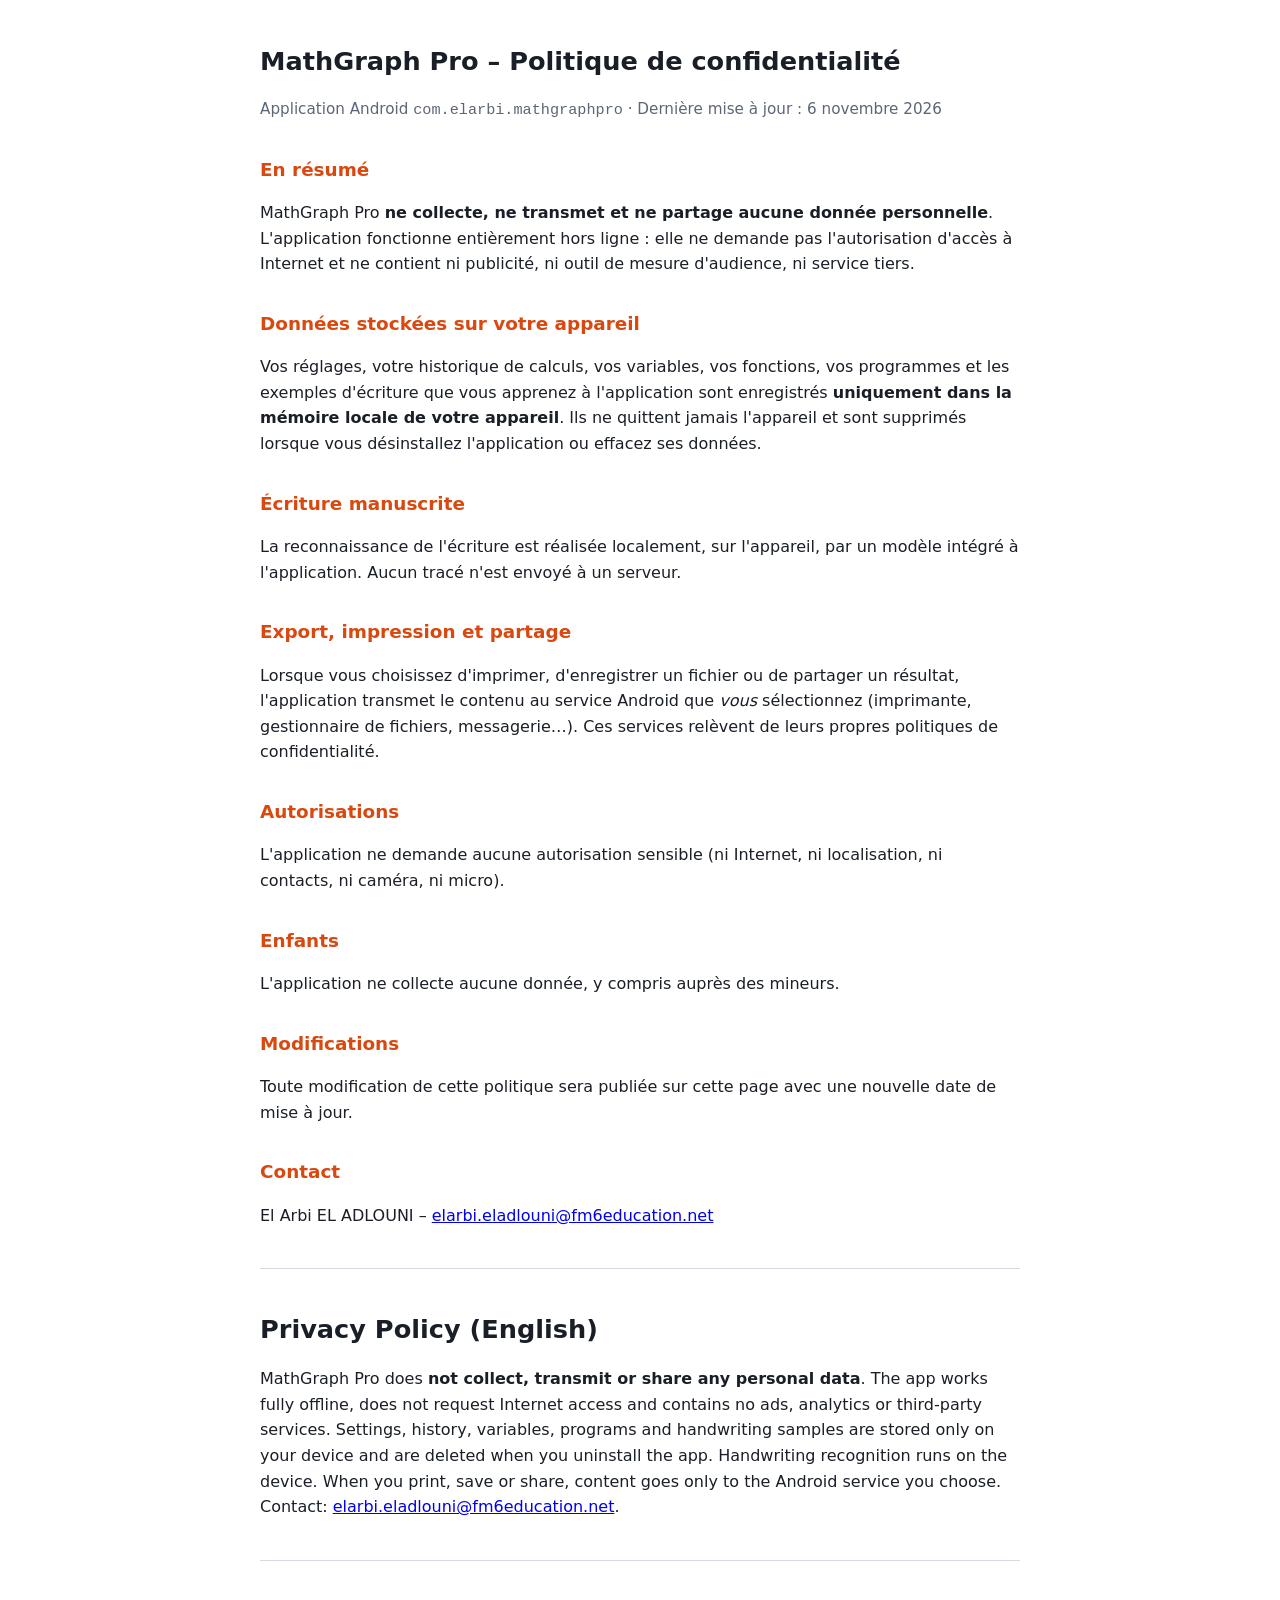
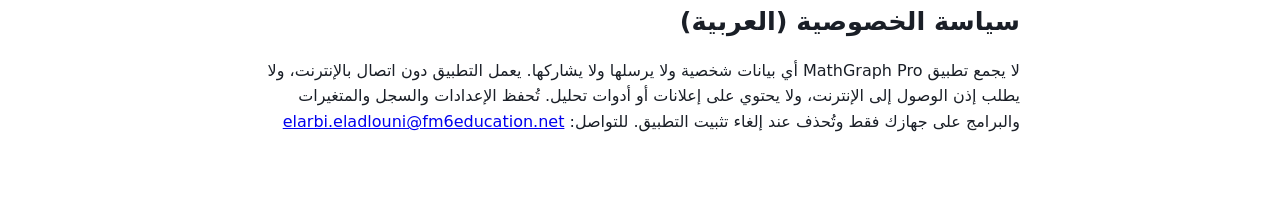
<file: mathgraphpro/index.html>
<!DOCTYPE html>
<html lang="fr">
<head>
<meta charset="utf-8">
<meta name="viewport" content="width=device-width, initial-scale=1">
<title>MathGraph Pro – Politique de confidentialité</title>
<style>
  body{font-family:system-ui,-apple-system,"Segoe UI",Roboto,sans-serif;max-width:760px;margin:0 auto;padding:24px 18px 60px;color:#1a1f27;line-height:1.6;background:#fff}
  h1{font-size:1.6rem;margin-bottom:.2rem} h2{font-size:1.15rem;margin-top:2rem;color:#d9480f}
  .muted{color:#5d6676;font-size:.95rem} hr{border:0;border-top:1px solid #d5d9e1;margin:2.5rem 0}
  [dir=rtl]{text-align:right}
</style>
</head>
<body>
<h1>MathGraph Pro – Politique de confidentialité</h1>
<p class="muted">Application Android <code>com.elarbi.mathgraphpro</code> · Dernière mise à jour : 6 novembre 2026</p>

<h2>En résumé</h2>
<p>MathGraph Pro <strong>ne collecte, ne transmet et ne partage aucune donnée personnelle</strong>. L'application fonctionne entièrement hors ligne : elle ne demande pas l'autorisation d'accès à Internet et ne contient ni publicité, ni outil de mesure d'audience, ni service tiers.</p>

<h2>Données stockées sur votre appareil</h2>
<p>Vos réglages, votre historique de calculs, vos variables, vos fonctions, vos programmes et les exemples d'écriture que vous apprenez à l'application sont enregistrés <strong>uniquement dans la mémoire locale de votre appareil</strong>. Ils ne quittent jamais l'appareil et sont supprimés lorsque vous désinstallez l'application ou effacez ses données.</p>

<h2>Écriture manuscrite</h2>
<p>La reconnaissance de l'écriture est réalisée localement, sur l'appareil, par un modèle intégré à l'application. Aucun tracé n'est envoyé à un serveur.</p>

<h2>Export, impression et partage</h2>
<p>Lorsque vous choisissez d'imprimer, d'enregistrer un fichier ou de partager un résultat, l'application transmet le contenu au service Android que <em>vous</em> sélectionnez (imprimante, gestionnaire de fichiers, messagerie…). Ces services relèvent de leurs propres politiques de confidentialité.</p>

<h2>Autorisations</h2>
<p>L'application ne demande aucune autorisation sensible (ni Internet, ni localisation, ni contacts, ni caméra, ni micro).</p>

<h2>Enfants</h2>
<p>L'application ne collecte aucune donnée, y compris auprès des mineurs.</p>

<h2>Modifications</h2>
<p>Toute modification de cette politique sera publiée sur cette page avec une nouvelle date de mise à jour.</p>

<h2>Contact</h2>
<p>El Arbi EL ADLOUNI – <a href="mailto:elarbi.eladlouni@fm6education.net">elarbi.eladlouni@fm6education.net</a></p>

<hr>
<h1 lang="en">Privacy Policy (English)</h1>
<p lang="en">MathGraph Pro does <strong>not collect, transmit or share any personal data</strong>. The app works fully offline, does not request Internet access and contains no ads, analytics or third-party services. Settings, history, variables, programs and handwriting samples are stored only on your device and are deleted when you uninstall the app. Handwriting recognition runs on the device. When you print, save or share, content goes only to the Android service you choose. Contact: <a href="mailto:elarbi.eladlouni@fm6education.net">elarbi.eladlouni@fm6education.net</a>.</p>

<hr>
<div dir="rtl" lang="ar">
<h1>سياسة الخصوصية (العربية)</h1>
<p>لا يجمع تطبيق MathGraph Pro أي بيانات شخصية ولا يرسلها ولا يشاركها. يعمل التطبيق دون اتصال بالإنترنت، ولا يطلب إذن الوصول إلى الإنترنت، ولا يحتوي على إعلانات أو أدوات تحليل. تُحفظ الإعدادات والسجل والمتغيرات والبرامج على جهازك فقط وتُحذف عند إلغاء تثبيت التطبيق. للتواصل: <a href="mailto:elarbi.eladlouni@fm6education.net">elarbi.eladlouni@fm6education.net</a></p>
</div>
</body>
</html>
</file>
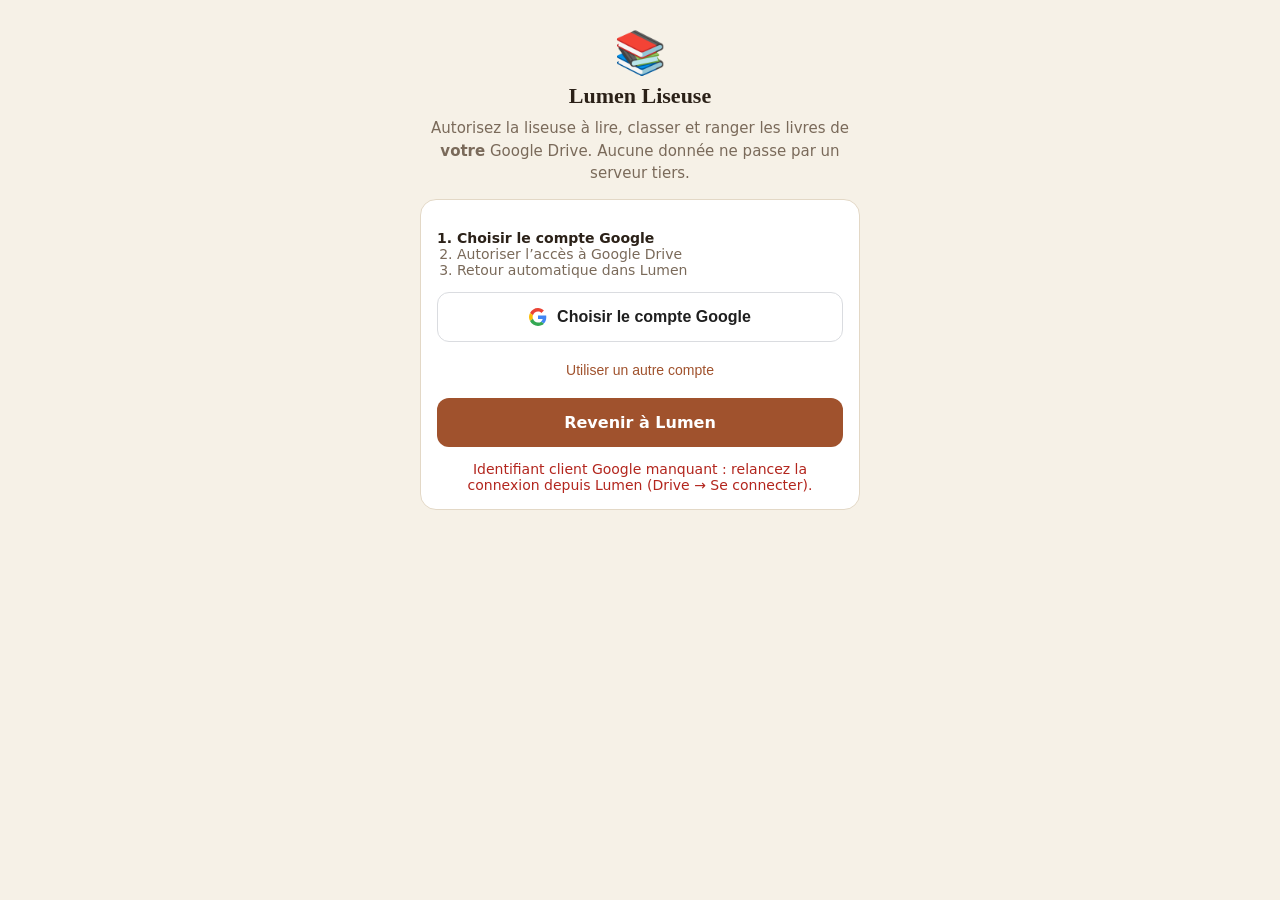
<file: lumen-auth.html>
<!doctype html>
<html lang="fr">
<head>
<meta charset="utf-8">
<meta name="viewport" content="width=device-width, initial-scale=1">
<title>Connexion Google — Lumen Liseuse</title>
<style>
  :root { --brand:#a0522d; --ink:#2b2118; --faint:#7a6a5a; --bg:#f6f1e7; --ok:#2e7d4f; --err:#B3261E; }
  body { margin:0; font-family: system-ui, -apple-system, "Segoe UI", Roboto, sans-serif; background:var(--bg); color:var(--ink); }
  main { max-width:440px; margin:0 auto; padding:28px 18px; text-align:center; }
  h1 { font-size:22px; margin:6px 0 4px; font-family: Georgia, serif; }
  p { color:var(--faint); line-height:1.5; font-size:15px; margin:8px 0; }
  .card { background:#fff; border:1px solid #e3d8c6; border-radius:16px; padding:16px; margin-top:14px; }
  button, a.btn { display:block; width:100%; box-sizing:border-box; margin:12px 0 0; padding:15px; border:0; border-radius:12px; font-size:16px; font-weight:600; text-decoration:none; cursor:pointer; }
  .g { background:#fff; color:#1f1f1f; border:1px solid #dadce0; display:flex; align-items:center; justify-content:center; gap:10px; }
  .primary { background:var(--brand); color:#fff; }
  .link { background:none; color:var(--brand); padding:8px; font-weight:500; font-size:14px; }
  .steps { text-align:left; font-size:14px; color:var(--faint); padding-left:20px; }
  .steps li.on { color:var(--ink); font-weight:600; }
  #msg { margin-top:14px; font-size:14px; color:var(--ink); min-height:20px; }
  .err { color:var(--err) !important; } .ok { color:var(--ok) !important; font-weight:600; }
  .acct { font-weight:600; color:var(--ink); }
</style>
</head>
<body>
<main>
  <div style="font-size:42px">📚</div>
  <h1>Lumen Liseuse</h1>
  <p>Autorisez la liseuse à lire, classer et ranger les livres de <b>votre</b> Google Drive. Aucune donnée ne passe par un serveur tiers.</p>
  <div class="card">
    <ol class="steps"><li class="on" id="s1">Choisir le compte Google</li><li id="s2">Autoriser l’accès à Google Drive</li><li id="s3">Retour automatique dans Lumen</li></ol>
    <p id="ua" class="err" hidden></p>
    <button class="g" id="go" type="button"><svg width="18" height="18" viewBox="0 0 48 48" aria-hidden="true"><path fill="#EA4335" d="M24 9.5c3.5 0 6.6 1.2 9 3.6l6.7-6.7C35.6 2.4 30.2 0 24 0 14.6 0 6.6 5.4 2.7 13.3l7.8 6C12.4 13.7 17.7 9.5 24 9.5z"/><path fill="#4285F4" d="M46.1 24.5c0-1.6-.1-3.1-.4-4.5H24v9h12.4c-.5 2.9-2.2 5.3-4.6 6.9l7.4 5.7c4.3-4 6.9-9.9 6.9-17.1z"/><path fill="#FBBC05" d="M10.5 28.7c-.5-1.4-.8-3-.8-4.7s.3-3.3.8-4.7l-7.8-6C1 16.6 0 20.2 0 24s1 7.4 2.7 10.7l7.8-6z"/><path fill="#34A853" d="M24 48c6.5 0 11.9-2.1 15.9-5.8l-7.4-5.7c-2.1 1.4-4.8 2.3-8.5 2.3-6.3 0-11.6-4.2-13.5-9.9l-7.8 6C6.6 42.6 14.6 48 24 48z"/></svg><span id="goLabel">Choisir le compte Google</span></button>
    <button class="link" id="other" type="button" hidden>Utiliser un autre compte</button>
    <a class="btn primary" id="back" href="#" hidden>Revenir à Lumen</a>
    <div id="msg"></div>
  </div>
</main>
<script src="https://accounts.google.com/gsi/client" async defer></script>
<script>
(function(){
  // v2 — même méthode que natif-auth.html (carnet d'inspection), adaptée à l'application Lumen
  var q = new URLSearchParams(location.search);
  var cid = q.get('client_id') || q.get('cid') || '';
  var state = q.get('state') || '';
  var scope = q.get('scope') || 'https://www.googleapis.com/auth/drive email';
  var hint = q.get('hint') || '';
  var prompt = q.has('prompt') ? q.get('prompt') : (hint ? '' : 'select_account');
  var PKG = 'com.elarbi.lumen';
  var $ = function(id){ return document.getElementById(id); };
  var msg = $('msg'), back = $('back'), go = $('go');
  function say(t, cls){ msg.innerHTML = t; msg.className = cls || ''; }
  function step(n){ ['s1','s2','s3'].forEach(function(id, i){ $(id).className = i < n ? 'on' : ''; }); }
  if(!cid){ say("Identifiant client Google manquant : relancez la connexion depuis Lumen (Drive → Se connecter).", 'err'); go.disabled = true; return; }
  if(hint){ $('goLabel').innerHTML = 'Continuer avec <span class="acct">'+hint.replace(/[<>&"]/g,'')+'</span>'; $('other').hidden = false; }
  // Navigateurs qui bloquent la fenêtre Google (MIUI, Samsung, Opera, navigateurs intégrés) : proposer Chrome
  var ua = navigator.userAgent;
  var notChrome = !/Chrome\//.test(ua) || /MiuiBrowser|XiaoMi|SamsungBrowser|OPR\/|EdgA|; wv\)|FBAN|Instagram/.test(ua);
  if(notChrome && /Android/i.test(ua)){
    var u = $('ua'); u.hidden = false;
    var chromeUrl = 'intent://' + location.host + location.pathname + location.search + '#Intent;scheme=https;package=com.android.chrome;end';
    u.innerHTML = 'Ce navigateur peut bloquer la fenêtre Google. <a href="'+chromeUrl+'"><b>Ouvrir cette page dans Chrome</b></a>';
  }
  function toApp(params){
    params.state = state;
    var s = Object.keys(params).map(function(k){ return k+'='+encodeURIComponent(params[k]); }).join('&');
    var url = 'intent://auth?'+s+'#Intent;scheme=lumen;package='+PKG+';end';
    back.href = url; back.hidden = false; go.hidden = true; $('other').hidden = true;
    try { location.href = url; } catch(e){}
  }
  function run(useHint){
    if(!(window.google && google.accounts && google.accounts.oauth2)){ say('Chargement de Google… réessayez dans un instant.', 'err'); return; }
    step(2); say('Fenêtre Google ouverte : choisissez le compte puis autorisez l’accès à Drive…');
    var tc = google.accounts.oauth2.initTokenClient({
      client_id: cid, scope: scope, include_granted_scopes: true,
      hint: useHint ? hint : undefined,
      callback: function(r){
        if(!(r && r.access_token)){
          say('Autorisation non obtenue (' + ((r && (r.error_description || r.error)) || 'inconnue') + '). Touchez de nouveau le bouton.', 'err');
          step(1); return;
        }
        if(google.accounts.oauth2.hasGrantedAllScopes && !google.accounts.oauth2.hasGrantedAllScopes(r, 'https://www.googleapis.com/auth/drive')){
          say('L’accès à <b>Google Drive</b> n’a pas été coché. Touchez de nouveau le bouton et cochez la case « Voir, modifier, créer et supprimer… ».', 'err');
          step(1); return;
        }
        step(3); say('✓ Autorisation reçue : retour à Lumen…', 'ok');
        var done = function(email){ toApp({ access_token: r.access_token, expires_in: r.expires_in || 3600, scope: r.scope || scope, email: email || '' }); };
        fetch('https://www.googleapis.com/oauth2/v3/userinfo', { headers: { Authorization: 'Bearer ' + r.access_token } })
          .then(function(x){ return x.ok ? x.json() : {}; }).then(function(j){ done(j.email); }, function(){ done(''); });
      },
      error_callback: function(e){
        var t = (e && (e.type || e.message)) || '';
        if (t === 'popup_failed_to_open') say("Le navigateur a bloqué la fenêtre Google. Ouvrez cette page dans Chrome (lien ci-dessus) ou autorisez les fenêtres pop-up, puis réessayez.", 'err');
        else if (t === 'popup_closed') say("La fenêtre Google a été fermée avant la fin. Touchez de nouveau le bouton.", 'err');
        else say('Connexion interrompue : ' + t + '. Réessayez.', 'err');
        step(1);
      }
    });
    tc.requestAccessToken({ prompt: useHint ? prompt : 'select_account', login_hint: useHint && hint ? hint : undefined });
  }
  go.onclick = function(){ run(true); };
  $('other').onclick = function(){ hint = ''; run(false); };
})();
</script>
</body>
</html>
</file>
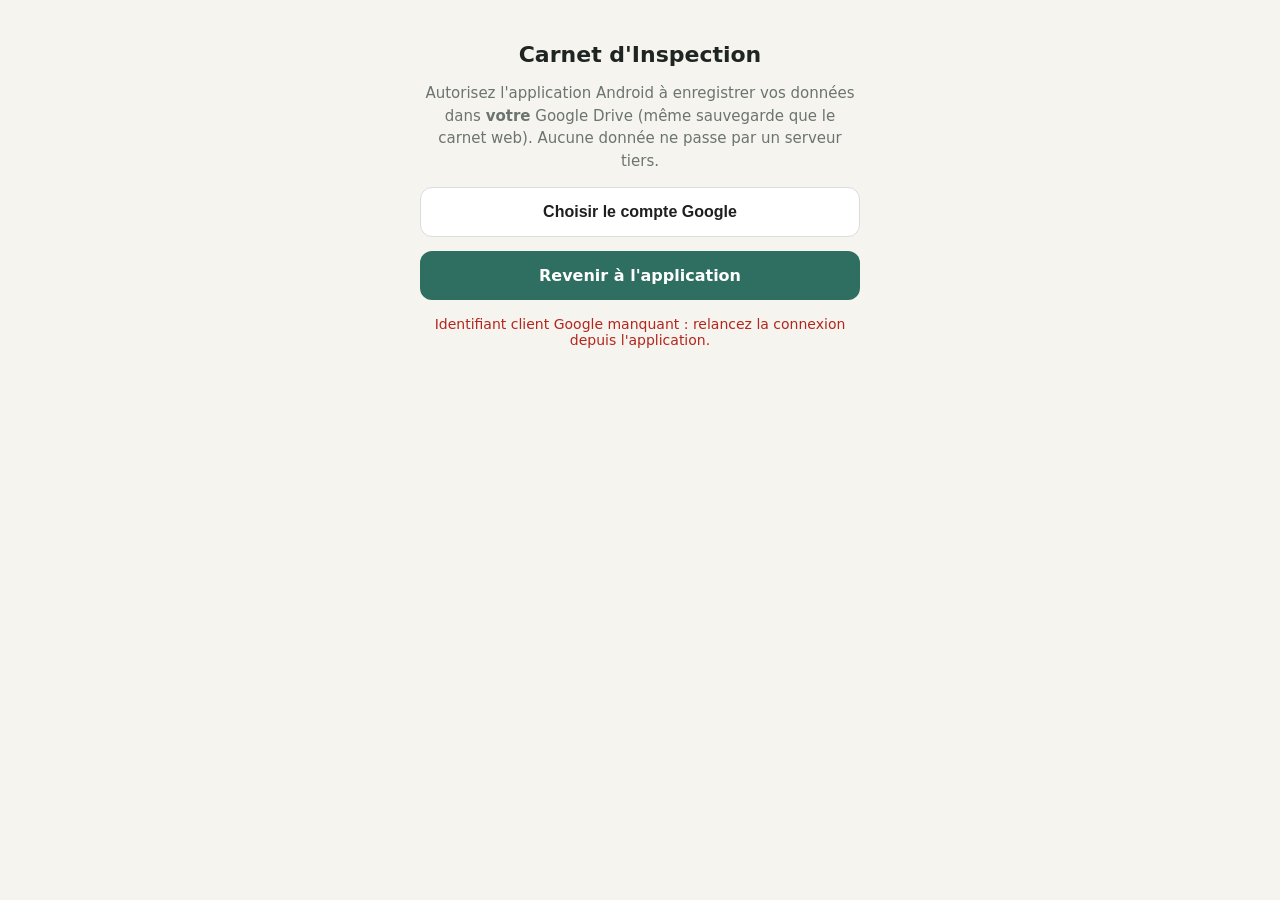
<file: natif-auth.html>
<!doctype html>
<html lang="fr">
<head>
<meta charset="utf-8">
<meta name="viewport" content="width=device-width, initial-scale=1">
<title>Connexion Google — Carnet natif</title>
<style>
  :root { --brand:#2F6F62; --ink:#1F2523; --faint:#6B7470; --bg:#F6F4EE; }
  body { margin:0; font-family: system-ui, -apple-system, "Segoe UI", Roboto, sans-serif; background:var(--bg); color:var(--ink); }
  main { max-width:440px; margin:0 auto; padding:32px 18px; text-align:center; }
  h1 { font-size:22px; margin:10px 0 6px; }
  p { color:var(--faint); line-height:1.5; font-size:15px; }
  button, a.btn { display:block; width:100%; box-sizing:border-box; margin:14px 0 0; padding:15px; border:0; border-radius:12px; font-size:16px; font-weight:600; text-decoration:none; cursor:pointer; }
  .g { background:#fff; color:#1f1f1f; border:1px solid #dadce0; }
  .back { background:var(--brand); color:#fff; }
  #msg { margin-top:16px; font-size:14px; color:var(--ink); }
  .err { color:#B3261E !important; }
</style>
</head>
<body>
<main>
  <h1>Carnet d'Inspection</h1>
  <p id="ua" style="font-size:13px"></p>
  <p>Autorisez l'application Android à enregistrer vos données dans <b>votre</b> Google Drive (même sauvegarde que le carnet web). Aucune donnée ne passe par un serveur tiers.</p>
  <button class="g" id="go" type="button">Choisir le compte Google</button>
  <a class="btn back" id="back" href="#" hidden>Revenir à l'application</a>
  <div id="msg"></div>
</main>
<script src="https://accounts.google.com/gsi/client" async defer></script>
<script>
(function(){
  var q = new URLSearchParams(location.search);
  var cid = q.get('cid') || '';
  var hint = q.get('hint') || '';
  // « select_account » : toujours proposer le choix du compte Google (et non le compte déjà ouvert dans le navigateur)
  var prompt = q.has('prompt') ? q.get('prompt') : 'select_account';
  var PKG = 'net.fm6education.carnetinspection.natif';
  var msg = document.getElementById('msg'), back = document.getElementById('back'), go = document.getElementById('go');
  if (!/Chrome\//.test(navigator.userAgent) || /MiuiBrowser|XiaoMi|SamsungBrowser|OPR\//.test(navigator.userAgent)) document.getElementById('ua').textContent = "Conseil : si la fenêtre Google ne s'ouvre pas, ouvrez cette page dans Google Chrome.";
  function say(t, err){ msg.textContent = t; msg.className = err ? 'err' : ''; }
  if(!cid){ say("Identifiant client Google manquant : relancez la connexion depuis l'application.", true); go.disabled = true; return; }
  function toApp(params){
    var s = Object.keys(params).map(function(k){ return k+'='+encodeURIComponent(params[k]); }).join('&');
    var url = 'intent://auth?'+s+'#Intent;scheme=carnetnatif;package='+PKG+';end';
    back.href = url; back.hidden = false;
    try { location.href = url; } catch (e) {}
    // si le navigateur bloque le retour automatique, le bouton « Revenir à l'application » reste affiché
  }
  go.onclick = function(){
    if(!(window.google && google.accounts && google.accounts.oauth2)){ say('Chargement de Google… réessayez dans un instant.', true); return; }
    say('Fenêtre Google ouverte…');
    var tc = google.accounts.oauth2.initTokenClient({
      client_id: cid,
      scope: 'https://www.googleapis.com/auth/drive.file openid email profile',
      hint: (prompt === '' && hint) ? hint : undefined,
      callback: function(r){
        if(r && r.access_token){ say('Autorisation reçue : retour à l’application…'); toApp({ token: r.access_token, exp: r.expires_in || 3600 }); }
        else { say('Autorisation non obtenue (' + ((r && (r.error_description || r.error)) || 'inconnue') + '). Touchez de nouveau « Choisir le compte Google ».', true); go.textContent = 'Réessayer : choisir le compte Google'; }
      },
      error_callback: function(e){
        var t = (e && (e.type || e.message)) || '';
        if (t === 'popup_failed_to_open') say("Le navigateur a bloqué la fenêtre Google. Autorisez les fenêtres pop-up pour ce site, ou ouvrez cette page dans Chrome, puis réessayez.", true);
        else if (t === 'popup_closed') say("La fenêtre Google a été fermée avant la fin. Touchez de nouveau le bouton et choisissez votre compte.", true);
        else say('Connexion interrompue : ' + t + '. Réessayez.', true);
        go.textContent = 'Réessayer : choisir le compte Google';
      }
    });
    tc.requestAccessToken({ prompt: prompt });
  };
})();
</script>
</body>
</html>
</file>
